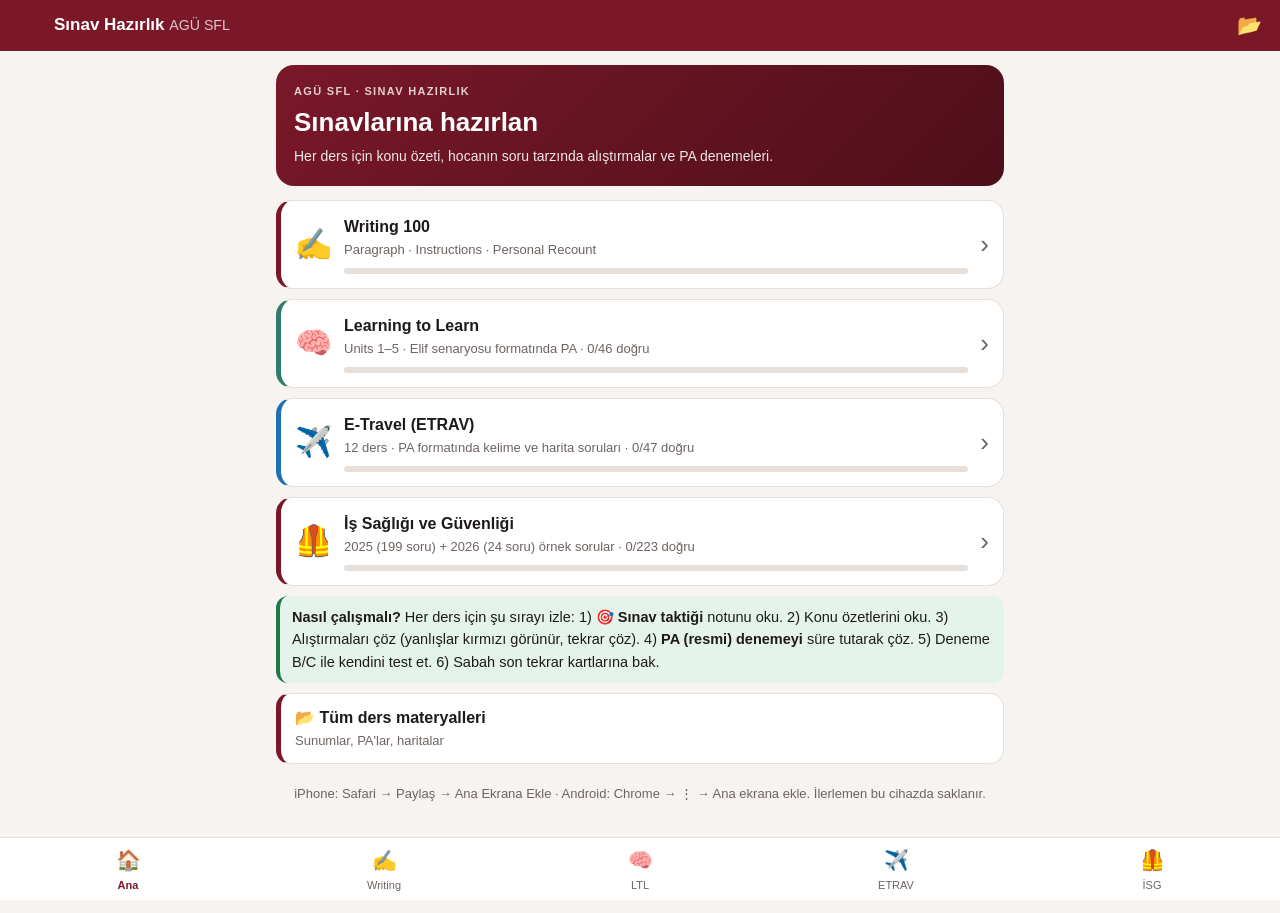
<file: index.html>
<!doctype html>
<html lang="tr">
<head>
<meta charset="utf-8">
<meta name="viewport" content="width=device-width, initial-scale=1, viewport-fit=cover">
<title>Sınav Hazırlık</title>
<meta name="description" content="Writing 100, Learning to Learn ve E-Travel sınav hazırlık: konu özeti, PA tarzı sorular, denemeler">
<meta name="theme-color" content="#7a1828">
<meta name="apple-mobile-web-app-capable" content="yes">
<meta name="mobile-web-app-capable" content="yes">
<meta name="apple-mobile-web-app-status-bar-style" content="black-translucent">
<meta name="apple-mobile-web-app-title" content="Writing 100">
<link rel="apple-touch-icon" href="icon-180.png">
<link rel="icon" href="icon-192.png">
<link rel="manifest" href="manifest.json">
<link rel="stylesheet" href="style.css">
</head>
<body>
<header id="top"><button id="back" aria-label="Geri">‹</button><a href="#home" class="brand">Sınav Hazırlık <small>AGÜ SFL</small></a><a href="#files" class="lab" aria-label="Dosyalar">📂</a></header>
<main id="app"></main>
<nav id="tabs"></nav>
<div id="toast"></div>
<script src="data/notes.js"></script>
<script src="data/bank.js"></script>
<script src="data/mocks.js"></script>
<script src="data/ltl.js"></script>
<script src="data/etrav.js"></script>
<script src="data/isg.js"></script>
<script src="app.js"></script>
</body>
</html>
</file>
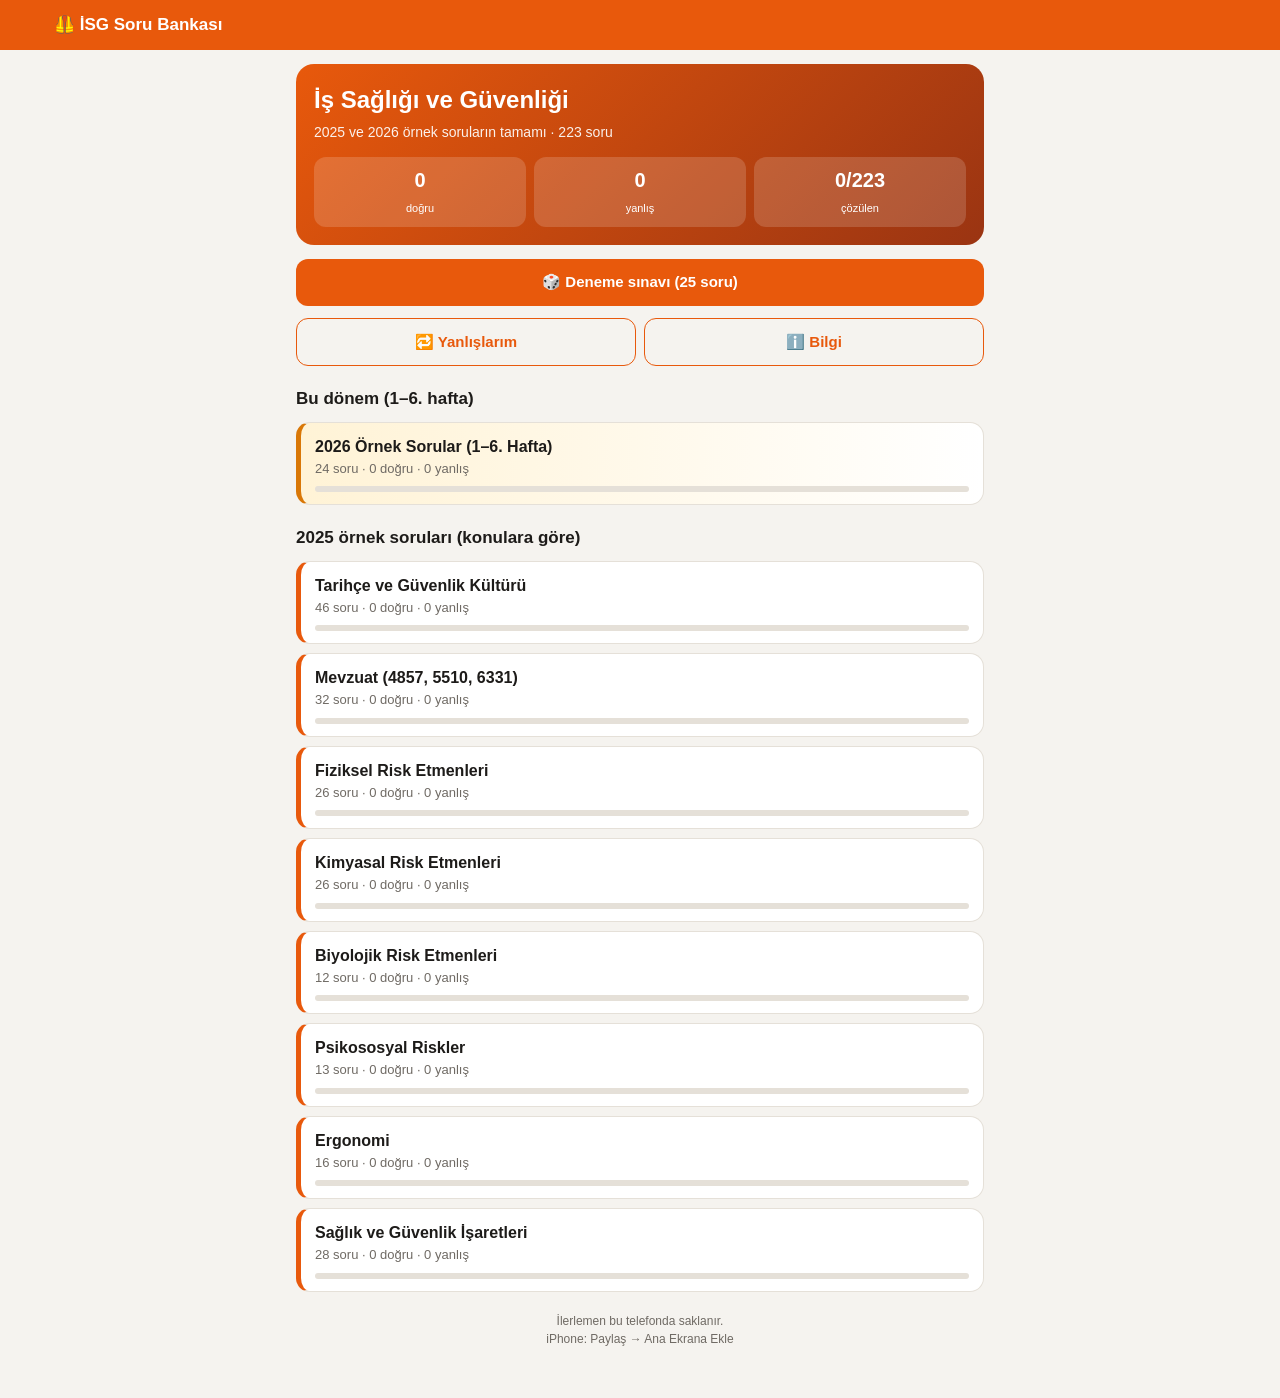
<file: isg/index.html>
<!doctype html>
<html lang="tr">
<head>
<meta charset="utf-8">
<meta name="viewport" content="width=device-width, initial-scale=1, viewport-fit=cover">
<title>İSG Soru Bankası</title>
<meta name="description" content="İş Sağlığı ve Güvenliği dersi 2025 ve 2026 örnek soruları">
<meta name="theme-color" content="#e8590c">
<meta name="apple-mobile-web-app-capable" content="yes">
<meta name="mobile-web-app-capable" content="yes">
<meta name="apple-mobile-web-app-status-bar-style" content="black-translucent">
<meta name="apple-mobile-web-app-title" content="İSG Sorular">
<link rel="apple-touch-icon" href="icon-180.png">
<link rel="icon" href="icon-192.png">
<link rel="manifest" href="manifest.json">
<style>
:root{--bg:#f5f3ef;--card:#fff;--ink:#1d1b19;--mut:#6f6a64;--line:#e5e0d8;--pri:#e8590c;--pri2:#c2410c;--ok:#1b7f45;--okb:#e3f4e9;--no:#c0271c;--nob:#fde8e6;--wa:#8a5a00;--wab:#fff3d6}
@media (prefers-color-scheme:dark){:root{--bg:#141210;--card:#1f1c19;--ink:#f2eee9;--mut:#a59e96;--line:#36312c;--pri:#ff7a2e;--pri2:#ff9b5c;--ok:#5ccc8a;--okb:#13281b;--no:#ff7a70;--nob:#311614;--wa:#f2b84a;--wab:#2d2310}}
*{box-sizing:border-box;-webkit-tap-highlight-color:transparent}
html{-webkit-text-size-adjust:100%}
body{margin:0;background:var(--bg);color:var(--ink);font:16px/1.5 -apple-system,BlinkMacSystemFont,"SF Pro Text","Segoe UI",Roboto,sans-serif;padding-bottom:calc(24px + env(safe-area-inset-bottom))}
header{position:sticky;top:0;z-index:5;display:flex;align-items:center;gap:8px;padding:calc(env(safe-area-inset-top) + 10px) 14px 10px;background:var(--pri);color:#fff}
header b{flex:1;font-size:17px}
#back{background:none;border:0;color:#fff;font-size:30px;line-height:1;width:32px;padding:0;cursor:pointer}
main{max-width:720px;margin:0 auto;padding:14px 16px}
.hero{background:linear-gradient(135deg,#e8590c,#9a3412);color:#fff;border-radius:18px;padding:18px;margin-bottom:14px}
.hero h1{margin:0 0 4px;font-size:24px}.hero p{margin:0;opacity:.92;font-size:14px}
.stats{display:flex;gap:8px;margin-top:14px}.stats div{flex:1;background:rgba(255,255,255,.16);border-radius:12px;padding:8px;text-align:center}
.stats b{display:block;font-size:20px}.stats span{font-size:11px}
h2{font-size:17px;margin:20px 0 10px}
.sec{display:block;background:var(--card);border:1px solid var(--line);border-left:5px solid var(--pri);border-radius:14px;padding:12px 14px;margin-bottom:9px;text-decoration:none;color:var(--ink)}
.sec.star{border-left-color:#d97706;background:linear-gradient(90deg,var(--wab),var(--card))}
.sec small{display:block;color:var(--mut);font-size:13px}
.bar{height:6px;background:var(--line);border-radius:6px;margin-top:8px;overflow:hidden}.bar i{display:block;height:100%;background:var(--ok)}
.btn{display:inline-block;background:var(--pri);color:#fff;border:0;border-radius:12px;padding:12px 16px;font-size:15px;font-weight:600;cursor:pointer;text-decoration:none;text-align:center}
.btn.ghost{background:transparent;color:var(--pri);border:1.5px solid var(--pri)}
.row{display:flex;gap:8px;flex-wrap:wrap;margin:12px 0}.row .btn{flex:1}
.note{background:var(--wab);border-radius:12px;padding:10px 12px;font-size:14px;margin:10px 0}
.q{background:var(--card);border:1px solid var(--line);border-radius:16px;padding:14px;margin-bottom:14px}
.qh{display:flex;justify-content:space-between;color:var(--mut);font-size:12px;margin-bottom:6px}
.qt{font-weight:600;margin-bottom:8px}
.qimg{display:block;max-width:120px;max-height:120px;margin:4px 0 10px;border-radius:6px;background:#fff}
.opt{display:flex;gap:10px;align-items:center;width:100%;text-align:left;background:var(--bg);border:1.5px solid var(--line);border-radius:12px;padding:10px;margin:6px 0;font-size:15px;color:var(--ink);cursor:pointer}
.opt .l{flex:none;width:26px;height:26px;border-radius:50%;background:var(--card);border:1px solid var(--line);display:flex;align-items:center;justify-content:center;font-weight:700;font-size:13px}
.opt img{height:46px}
.opt.sel{border-color:var(--pri)}.opt.sel .l{background:var(--pri);color:#fff}
.opt.ok{border-color:var(--ok);background:var(--okb)}.opt.ok .l{background:var(--ok);color:#fff}
.opt.no{border-color:var(--no);background:var(--nob)}.opt.no .l{background:var(--no);color:#fff}
.ex{background:var(--wab);border-radius:10px;padding:8px 10px;font-size:14px;margin-top:8px}
.score{text-align:center;font-size:44px;font-weight:800;color:var(--pri);background:var(--card);border:1px solid var(--line);border-radius:16px;padding:16px;margin:12px 0}.score small{display:block;font-size:13px;color:var(--mut);font-weight:500}
.empty{text-align:center;color:var(--mut);padding:30px 10px}
.foot{text-align:center;color:var(--mut);font-size:12px;margin-top:20px}
.chips{display:flex;gap:6px;flex-wrap:wrap;margin:6px 0 12px}.chip{border:1px solid var(--line);background:var(--card);color:var(--ink);border-radius:20px;padding:7px 12px;font-size:13px;cursor:pointer}.chip.on{background:var(--pri);color:#fff;border-color:var(--pri)}
</style>
</head>
<body>
<header><button id="back" aria-label="Geri">‹</button><b>🦺 İSG Soru Bankası</b></header>
<main id="app"></main>
<script src="sorular.js"></script>
<script>
(function(){
'use strict';
const SECS=window.ISG, ALLQ=[]; SECS.forEach(s=>s.qs.forEach(q=>{q.sec=s.id;ALLQ.push(q);}));
const BY={}; ALLQ.forEach(q=>BY[q.id]=q);
const KEY='isg_sorular_v1'; let S={a:{}};
try{const r=localStorage.getItem(KEY); if(r) S=JSON.parse(r)||S; if(!S.a) S.a={};}catch(e){}
const save=()=>{try{localStorage.setItem(KEY,JSON.stringify(S));}catch(e){}};
const $=s=>document.querySelector(s), app=$('#app');
const esc=s=>String(s).replace(/[&<>"]/g,c=>({'&':'&amp;','<':'&lt;','>':'&gt;','"':'&quot;'}[c]));
const L='ABCDE';
const shuffle=a=>{a=a.slice();for(let i=a.length-1;i>0;i--){const j=Math.floor(Math.random()*(i+1));[a[i],a[j]]=[a[j],a[i]];}return a;};
const bar=p=>`<div class="bar"><i style="width:${Math.round(p*100)}%"></i></div>`;
function st(qs){const d=qs.filter(q=>q.id in S.a).length, g=qs.filter(q=>S.a[q.id]===true).length; return {n:qs.length,d,g};}

function qCard(q,no,exam,onAns){
  const el=document.createElement('div'); el.className='q';
  const prev=S.a[q.id];
  el.innerHTML=`<div class="qh"><span>Soru ${no}</span><span>${esc(q.src)}${prev===true?' · ✓':prev===false?' · ✗':''}</span></div><div class="qt">${q.q}</div>`+
    q.o.map((o,i)=>`<button class="opt" data-i="${i}"><span class="l">${L[i]}</span><span>${o.startsWith('<img')?o:esc(o)}</span></button>`).join('')+'<div class="fb"></div>';
  let sel=null, done=false;
  const show=()=>{ done=true; const good=sel===q.a; el.querySelectorAll('.opt').forEach((b,i)=>{ if(i===q.a) b.classList.add('ok'); else if(i===sel) b.classList.add('no'); });
    el.querySelector('.fb').innerHTML=`<div class="ex"><b>${good?'✓ Doğru':sel===null?'Boş bırakıldı':'✗ Yanlış'}</b> · Doğru cevap: <b>${L[q.a]}</b>${q.e?'<br>'+esc(q.e):''}</div>`;
    S.a[q.id]=sel===null?undefined:good; if(sel===null) delete S.a[q.id]; save(); return good; };
  el.querySelectorAll('.opt').forEach(b=>b.onclick=()=>{ if(done) return; sel=+b.dataset.i; el.querySelectorAll('.opt').forEach(x=>x.classList.toggle('sel',x===b)); if(!exam){ show(); if(onAns) onAns(); } });
  el._fin=()=>{ if(done) return sel===q.a; return show(); };
  return el;
}

const V={};
V.home=()=>{ const t=st(ALLQ); const s26=SECS[0];
  return `<section class="hero"><h1>İş Sağlığı ve Güvenliği</h1><p>2025 ve 2026 örnek soruların tamamı · ${ALLQ.length} soru</p>
  <div class="stats"><div><b>${t.g}</b><span>doğru</span></div><div><b>${t.d-t.g}</b><span>yanlış</span></div><div><b>${t.d}/${t.n}</b><span>çözülen</span></div></div></section>
  <div class="row"><a class="btn" href="#deneme">🎲 Deneme sınavı (25 soru)</a></div>
  <div class="row"><a class="btn ghost" href="#yanlis">🔁 Yanlışlarım</a><a class="btn ghost" href="#bilgi">ℹ️ Bilgi</a></div>
  <h2>Bu dönem (1–6. hafta)</h2>
  ${secLink(s26,true)}
  <h2>2025 örnek soruları (konulara göre)</h2>
  ${SECS.slice(1).map(s=>secLink(s)).join('')}
  <p class="foot">İlerlemen bu telefonda saklanır.<br>iPhone: Paylaş → Ana Ekrana Ekle</p>`; };
function secLink(s,star){const t=st(s.qs);return `<a class="sec ${star?'star':''}" href="#k/${s.id}"><b>${s.t}</b><small>${t.n} soru · ${t.g} doğru · ${t.d-t.g} yanlış</small>${bar(t.n?t.g/t.n:0)}</a>`;}

V.k=(id)=>{ const s=SECS.find(x=>x.id===id); if(!s) return V.home();
  return `<h2 style="margin-top:4px">${s.t}</h2><p class="note">Şıkka dokununca cevap hemen görünür. ⚠️ işaretli açıklamalar: PDF'te cevap anahtarı olmadığı için bu cevapları ders notundan kontrol et.</p><div id="ql"></div>
  <div class="row"><button class="btn ghost" id="sifirla">Bu bölümü sıfırla</button><a class="btn" href="#">Ana sayfa</a></div>`; };
V.k.after=(id)=>{ const s=SECS.find(x=>x.id===id); if(!s) return; const ql=$('#ql'); s.qs.forEach((q,i)=>ql.appendChild(qCard(q,i+1,false)));
  $('#sifirla').onclick=()=>{ if(!confirm('Bu bölümdeki cevapların silinsin mi?')) return; s.qs.forEach(q=>delete S.a[q.id]); save(); go(); }; };

let pool=[], scope='hepsi';
V.deneme=()=>`<h2 style="margin-top:4px">🎲 Deneme sınavı</h2>
  <div class="chips"><button class="chip ${scope==='hepsi'?'on':''}" data-s="hepsi">Tüm sorular</button><button class="chip ${scope==='2026'?'on':''}" data-s="2026">Sadece 2026 (1–6. hafta)</button></div>
  <p class="note">25 soru. Hepsini işaretle, en altta <b>Bitir ve puanla</b>'ya bas. Cevaplar o zaman görünür.</p><div id="ql"></div>
  <div class="row"><button class="btn" id="bitir">Bitir ve puanla</button></div><div id="sonuc"></div><div class="row"><button class="btn ghost" id="yeni">Yeni deneme</button></div>`;
V.deneme.after=()=>{ const src=scope==='2026'?SECS[0].qs:ALLQ; pool=shuffle(src).slice(0,Math.min(25,src.length)); const ql=$('#ql'); const cards=pool.map((q,i)=>{const c=qCard(q,i+1,true); ql.appendChild(c); return c;});
  document.querySelectorAll('.chip').forEach(b=>b.onclick=()=>{scope=b.dataset.s; go();});
  $('#yeni').onclick=()=>{ go(); scrollTo(0,0); };
  $('#bitir').onclick=()=>{ let g=0; cards.forEach(c=>{ if(c._fin()) g++; }); $('#sonuc').innerHTML=`<div class="score">${g}/${pool.length}<small>%${Math.round(g/pool.length*100)} başarı</small></div>`; $('#bitir').disabled=true; $('#sonuc').scrollIntoView({behavior:'smooth'}); }; };

V.yanlis=()=>`<h2 style="margin-top:4px">🔁 Yanlışlarım</h2><p class="note">Yanlış yaptığın sorular. Doğru yaparsan listeden çıkar.</p><div id="ql"></div><div class="row"><a class="btn" href="#">Ana sayfa</a></div>`;
V.yanlis.after=()=>{ const w=ALLQ.filter(q=>S.a[q.id]===false); const ql=$('#ql'); if(!w.length){ql.innerHTML='<p class="empty">Yanlışın yok 🎉 Önce soru çöz.</p>';return;} w.forEach((q,i)=>ql.appendChild(qCard(q,i+1,false))); };

V.bilgi=()=>`<h2 style="margin-top:4px">ℹ️ Bilgi</h2>
  <p>Bu sitede hocanın <b>İş Sağlığı ve Güvenliği Örnek Sorular 2025</b> (199 soru) ve <b>2026 (1–6. hafta)</b> (24 soru) PDF'lerindeki bütün sorular var.</p>
  <p class="note">⚠️ PDF'lerde cevap anahtarı yok. Cevaplar 6331 sayılı İSG Kanunu, 4857 sayılı İş Kanunu, 5510 sayılı Kanun ve ilgili yönetmeliklere göre işaretlendi. Emin olunamayan sorularda açıklamada ⚠️ uyarısı var, onları ders notundan kontrol et.</p>
  <p>2025 PDF'inde bazı soru numaraları tekrar ediyor (ör. iki tane 105–121). Her sorunun sağ üstünde PDF'teki numarası yazıyor.</p>
  <div class="row"><button class="btn ghost" id="hepsil">Tüm ilerlemeyi sıfırla</button></div>`;
V.bilgi.after=()=>{ $('#hepsil').onclick=()=>{ if(confirm('Bütün cevapların silinsin mi?')){S={a:{}};save();location.hash='';} }; };

function go(){ const h=(location.hash||'').replace(/^#\/?/,''); const [n,arg]=h.split('/'); const v=V[n]||V.home; app.innerHTML=v(arg); if(v.after) v.after(arg); $('#back').style.visibility=v===V.home?'hidden':'visible'; }
$('#back').onclick=()=>{ if(history.length>1) history.back(); else location.hash=''; };
addEventListener('hashchange',()=>{go();scrollTo(0,0);}); go();
if('serviceWorker' in navigator) addEventListener('load',()=>navigator.serviceWorker.register('sw.js').catch(()=>{}));
})();
</script>
</body>
</html>
</file>
<file: style.css>
:root{--bg:#f6f3f0;--card:#fff;--ink:#1e1a1a;--mut:#6d6461;--line:#e6dfda;--pri:#7a1828;--pri2:#a3283d;--acc:#c9862b;--ok:#1d7a46;--okb:#e5f4ea;--no:#b3261e;--nob:#fbe9e7;--wa:#9a6400;--wab:#fff4dd;--u1:#2457a6;--u2:#1d7a46;--u3:#8a3fb0;--mark:#fff1b8}
@media (prefers-color-scheme:dark){:root{--bg:#141112;--card:#1f1b1c;--ink:#f0eaea;--mut:#a69c99;--line:#332c2d;--pri:#d0566a;--pri2:#e07386;--acc:#e0a24a;--ok:#5cc489;--okb:#16291e;--no:#ff7b70;--nob:#2f1715;--wa:#f0b54a;--wab:#2c2210;--u1:#6d9ce6;--u2:#5cc489;--u3:#c08ae0;--mark:#4a3f12}}
*{box-sizing:border-box;-webkit-tap-highlight-color:transparent}
html{-webkit-text-size-adjust:100%}
body{margin:0;background:var(--bg);color:var(--ink);font:16px/1.55 -apple-system,BlinkMacSystemFont,"SF Pro Text","Segoe UI",Roboto,sans-serif;padding-bottom:calc(72px + env(safe-area-inset-bottom))}
a{color:var(--pri)}
#top{position:sticky;top:0;z-index:10;display:flex;align-items:center;gap:8px;padding:calc(env(safe-area-inset-top) + 8px) 12px 8px;background:var(--pri);color:#fff}
#top .brand{color:#fff;text-decoration:none;font-weight:700;font-size:17px;flex:1}
#top .brand small{opacity:.75;font-weight:500}
#back{background:none;border:0;color:#fff;font-size:30px;line-height:1;width:34px;padding:0;cursor:pointer}
#top .lab{text-decoration:none;font-size:20px;padding:2px 6px}
main{max-width:760px;margin:0 auto;padding:14px 16px 24px}
#tabs{position:fixed;bottom:0;left:0;right:0;z-index:10;display:flex;background:var(--card);border-top:1px solid var(--line);padding-bottom:env(safe-area-inset-bottom)}
#tabs a{flex:1;text-align:center;text-decoration:none;color:var(--mut);font-size:11px;padding:7px 0 6px;display:flex;flex-direction:column;align-items:center;gap:1px}
#tabs a span{font-size:20px}
#tabs a.on{color:var(--pri);font-weight:700}
.hero{background:linear-gradient(135deg,var(--pri),#4d0f1a);color:#fff;border-radius:18px;padding:18px;margin-bottom:14px}
.hero h1{margin:2px 0 4px;font-size:26px}.hero p{margin:0;opacity:.9;font-size:14px}
.kicker{font-size:11px;letter-spacing:.12em;opacity:.8;font-weight:700}
.stat{display:flex;gap:8px;margin-top:14px}.stat div{flex:1;background:rgba(255,255,255,.14);border-radius:12px;padding:8px;text-align:center}
.stat b{display:block;font-size:20px}.stat span{font-size:11px;opacity:.85}
.grid2{display:grid;grid-template-columns:1fr 1fr;gap:10px}
.tile{background:var(--card);border:1px solid var(--line);border-radius:16px;padding:14px;text-decoration:none;color:var(--ink);display:flex;flex-direction:column;gap:2px}
.tile span{font-size:24px}.tile small{color:var(--mut);font-size:12px}
.sec{font-size:17px;margin:22px 0 10px}
.pt{font-size:24px;margin:4px 0 12px}
.ucard{display:block;background:var(--card);border:1px solid var(--line);border-left:5px solid var(--pri);border-radius:14px;padding:12px 14px;margin-bottom:10px;text-decoration:none;color:var(--ink)}
.ucard.u1{border-left-color:var(--u1)}.ucard.u2{border-left-color:var(--u2)}.ucard.u3{border-left-color:var(--u3)}
.ucard small{display:block;color:var(--mut);font-size:13px}.ucard.big{padding:16px}
.bar{height:6px;background:var(--line);border-radius:6px;margin-top:8px;overflow:hidden}.bar i{display:block;height:100%;background:var(--ok)}
.plan .pl{display:flex;align-items:center;background:var(--card);border:1px solid var(--line);border-radius:12px;margin-bottom:8px}
.plan label{flex:1;display:flex;gap:10px;padding:10px 12px;cursor:pointer}.plan input{width:20px;height:20px;margin-top:3px;flex:none;accent-color:var(--ok)}
.plan em{color:var(--acc);font-style:normal;font-size:12px;font-weight:600}.plan small{color:var(--mut)}
.plan .done b{text-decoration:line-through;opacity:.6}
.plan .go{padding:0 14px;font-size:26px;text-decoration:none}
.foot{text-align:center;margin-top:20px}
.muted{color:var(--mut)}.small{font-size:13px}
.row{display:flex;gap:8px;flex-wrap:wrap;margin:10px 0}.row.center{justify-content:center}
.btn{background:var(--pri);color:#fff;border:0;border-radius:12px;padding:11px 16px;font-size:15px;font-weight:600;cursor:pointer;text-decoration:none;display:inline-block}
.btn.ghost{background:transparent;color:var(--pri);border:1.5px solid var(--pri)}.btn.sm{padding:8px 12px;font-size:14px}
/* notes */
.note h3{margin:24px 0 8px;font-size:18px;color:var(--pri)}
.note p,.note li{font-size:15px}
.hero-card{background:var(--card);border:1px solid var(--line);border-top:5px solid var(--pri);border-radius:14px;padding:14px}
.hero-card.u1{border-top-color:var(--u1)}.hero-card.u2{border-top-color:var(--u2)}.hero-card.u3{border-top-color:var(--u3)}
.hero-card h2{margin:0 0 4px;font-size:20px}.hero-card p{margin:0}
.tbl{width:100%;border-collapse:collapse;font-size:14px;background:var(--card);border-radius:10px;overflow:hidden;display:block;overflow-x:auto}
.tbl th,.tbl td{border:1px solid var(--line);padding:7px 8px;vertical-align:top;text-align:left}
.tbl th{background:var(--pri);color:#fff;font-weight:600}
.ex,.tip,.warn,.model,.tpl{border-radius:12px;padding:10px 12px;margin:10px 0;font-size:14.5px}
.ex{background:var(--card);border:1px dashed var(--line)}
.tip{background:var(--okb);border-left:4px solid var(--ok)}
.warn{background:var(--nob);border-left:4px solid var(--no)}
.model{background:var(--card);border:1px solid var(--line);border-left:4px solid var(--acc)}
.tpl{background:var(--wab);border:1.5px solid var(--acc);line-height:1.9}
.tag{display:inline-block;background:var(--pri);color:#fff;font-size:11px;font-weight:700;border-radius:6px;padding:0 6px;margin-right:4px;line-height:1.6}
mark{background:var(--mark);color:inherit;padding:0 2px;border-radius:3px}
.pill{font-size:10px;font-weight:700;border-radius:5px;padding:1px 5px;color:#fff}.pill.when{background:#b3364c}.pill.who{background:#2e8b57}.pill.what{background:#2457a6}.pill.where{background:#8a3fb0}
.rules li{margin-bottom:6px}
.check{list-style:none;padding:0}.check li{padding:6px 0 6px 28px;position:relative;border-bottom:1px solid var(--line)}.check li:before{content:"☐";position:absolute;left:4px;color:var(--pri)}
.diagram{width:100%;border-radius:10px;border:1px solid var(--line);margin:8px 0;background:#fff}
/* questions */
.chips{display:flex;gap:6px;overflow-x:auto;padding-bottom:6px;margin-bottom:8px;-webkit-overflow-scrolling:touch}
.fchip{flex:none;border:1px solid var(--line);background:var(--card);color:var(--ink);border-radius:20px;padding:6px 12px;font-size:13px;cursor:pointer}
.fchip.on{background:var(--pri);color:#fff;border-color:var(--pri)}
.q{background:var(--card);border:1px solid var(--line);border-radius:16px;padding:14px;margin-bottom:14px}
.qh{display:flex;gap:6px;align-items:center;margin-bottom:6px;flex-wrap:wrap}
.chip{font-size:11px;background:var(--bg);border:1px solid var(--line);border-radius:10px;padding:1px 8px;color:var(--mut)}
.chip.u1{color:var(--u1)}.chip.u2{color:var(--u2)}.chip.u3{color:var(--u3)}
.b{margin-left:auto;font-weight:800;font-size:13px;border-radius:10px;padding:0 8px}.b.ok{color:var(--ok);background:var(--okb)}.b.no{color:var(--no);background:var(--nob)}.b.mid{color:var(--wa);background:var(--wab)}
.qq{font-weight:600;margin-bottom:6px}
.info{background:var(--bg);border-radius:10px;padding:8px 10px;font-size:14px;margin-bottom:8px}
.opt{display:flex;gap:10px;align-items:flex-start;width:100%;text-align:left;background:var(--bg);border:1.5px solid var(--line);border-radius:12px;padding:10px;margin:6px 0;font-size:15px;color:var(--ink);cursor:pointer}
.opt .ol{flex:none;width:24px;height:24px;border-radius:50%;background:var(--card);border:1px solid var(--line);display:flex;align-items:center;justify-content:center;font-size:12px;font-weight:700}
.opt.sel{border-color:var(--pri)}.opt.sel .ol{background:var(--pri);color:#fff}
.opt.right{border-color:var(--ok);background:var(--okb)}.opt.wrong{border-color:var(--no);background:var(--nob)}
.mrow{margin:8px 0}.ml{font-size:14.5px;margin-bottom:4px}
select{width:100%;font-size:15px;padding:8px;border-radius:10px;border:1.5px solid var(--line);background:var(--bg);color:var(--ink);max-width:100%}
.gs{width:auto;display:inline-block;padding:3px 4px;font-size:14px;margin:2px 0}
select.right{border-color:var(--ok);background:var(--okb)}select.wrong{border-color:var(--no);background:var(--nob)}
.bank{display:flex;flex-wrap:wrap;gap:6px;margin-bottom:6px}.bank span{border:1px dashed var(--acc);border-radius:8px;padding:2px 8px;font-size:13px}
.gaptext{line-height:2.1;font-size:15px}
textarea,#ltitle{width:100%;font:16px/1.5 inherit;font-family:inherit;padding:10px;border-radius:12px;border:1.5px solid var(--line);background:var(--bg);color:var(--ink);resize:vertical}
#ltitle{margin-bottom:8px}
.cnt{font-size:12px;color:var(--mut);text-align:right;margin-top:2px}
.fb:empty{display:none}.fb{margin-top:8px}
.res{font-weight:800;padding:6px 10px;border-radius:10px;display:inline-block}.res.ok{color:var(--ok);background:var(--okb)}.res.no{color:var(--no);background:var(--nob)}
.exp{background:var(--wab);border-radius:10px;padding:8px 10px;margin-top:8px;font-size:14px}
.an{background:var(--bg);border-radius:12px;padding:10px;margin:8px 0}
.ar{font-size:14px;padding:4px 0;border-bottom:1px solid var(--line)}.ar:last-child{border:0}
.ar.ok{color:var(--ok)}.ar.no{color:var(--no);font-weight:600}.ar.warn{color:var(--wa)}
.mtxt{margin-top:6px;font-size:14.5px}.or{text-align:center;font-size:12px;color:var(--mut);margin:6px 0}
.cl{background:var(--okb);border-radius:12px;padding:10px;margin-top:8px}.cl label{display:flex;gap:8px;padding:5px 0;font-size:14.5px;cursor:pointer}.cl input{width:20px;height:20px;flex:none;accent-color:var(--ok)}
.score{font-weight:800;color:var(--ok);text-align:right}
.big-score{text-align:center;font-size:44px;font-weight:800;color:var(--pri);background:var(--card);border-radius:16px;padding:16px;border:1px solid var(--line)}.big-score small{display:block;font-size:13px;color:var(--mut);font-weight:500}
.timer{position:sticky;top:calc(env(safe-area-inset-top) + 52px);z-index:5;float:right;background:var(--acc);color:#fff;border-radius:20px;padding:3px 12px;font-weight:700;font-size:14px}
.empty{text-align:center;color:var(--mut);padding:30px}
.card{background:var(--card);border:2px solid var(--pri);border-radius:20px;min-height:220px;padding:22px;display:flex;flex-direction:column;justify-content:center;text-align:center;cursor:pointer;user-select:none}
.card .cf{font-size:20px;font-weight:700}.card .cb{margin-top:14px;font-size:16px;color:var(--ink);border-top:1px solid var(--line);padding-top:14px}.card .tap{margin-top:14px;color:var(--mut);font-size:13px}
.card.flip{background:var(--okb)}
.clist details{background:var(--card);border:1px solid var(--line);border-radius:10px;padding:8px 12px;margin-bottom:6px}.clist summary{font-weight:600;cursor:pointer}.clist p{margin:6px 0 0;font-size:14px}
.file{display:flex;gap:12px;align-items:center;background:var(--card);border:1px solid var(--line);border-radius:14px;padding:12px;margin-bottom:8px;text-decoration:none;color:var(--ink)}.file span{font-size:28px}.file small{display:block;color:var(--mut)}
.course{display:flex;align-items:center;gap:12px;background:var(--card);border:1px solid var(--line);border-left:5px solid var(--pri);border-radius:16px;padding:14px;margin-bottom:10px;text-decoration:none;color:var(--ink)}
.course.ltl{border-left-color:#2e7d6b}.course.etrav{border-left-color:#1f6fb2}
.course .ci{font-size:30px}.course div{flex:1;min-width:0}.course small{display:block;color:var(--mut);font-size:13px}.course .go{font-size:26px;color:var(--mut)}
.hero.ltl{background:linear-gradient(135deg,#2e7d6b,#14453a)}.hero.etrav{background:linear-gradient(135deg,#1f6fb2,#0e3a63)}
.fi{padding:8px 0;border-bottom:1px solid var(--line)}.fi:last-of-type{border-bottom:0}
.fp{font-size:15px;margin-bottom:6px}
.fin{width:100%;font:16px/1.4 inherit;font-family:inherit;padding:9px 10px;border-radius:10px;border:1.5px solid var(--line);background:var(--bg);color:var(--ink)}
.fin.right{border-color:var(--ok);background:var(--okb)}.fin.wrong{border-color:var(--no);background:var(--nob)}
.fa{margin-top:4px;font-size:14px}.fa .ok{color:var(--ok);font-weight:800}.ans{color:var(--ok);font-weight:700}
.mini{border:1px solid var(--line);background:var(--card);color:var(--mut);border-radius:8px;padding:2px 8px;font-size:12px;margin-left:6px;cursor:pointer}
#toast{position:fixed;left:50%;bottom:calc(84px + env(safe-area-inset-bottom));transform:translateX(-50%) translateY(20px);background:#222;color:#fff;padding:9px 16px;border-radius:20px;font-size:14px;opacity:0;pointer-events:none;transition:.25s;max-width:90vw;text-align:center}
#toast.show{opacity:1;transform:translateX(-50%) translateY(0)}
.qimg{display:block;max-width:110px;max-height:110px;margin:4px 0 8px;border-radius:6px}
.optimg{height:44px;vertical-align:middle}
</file>
